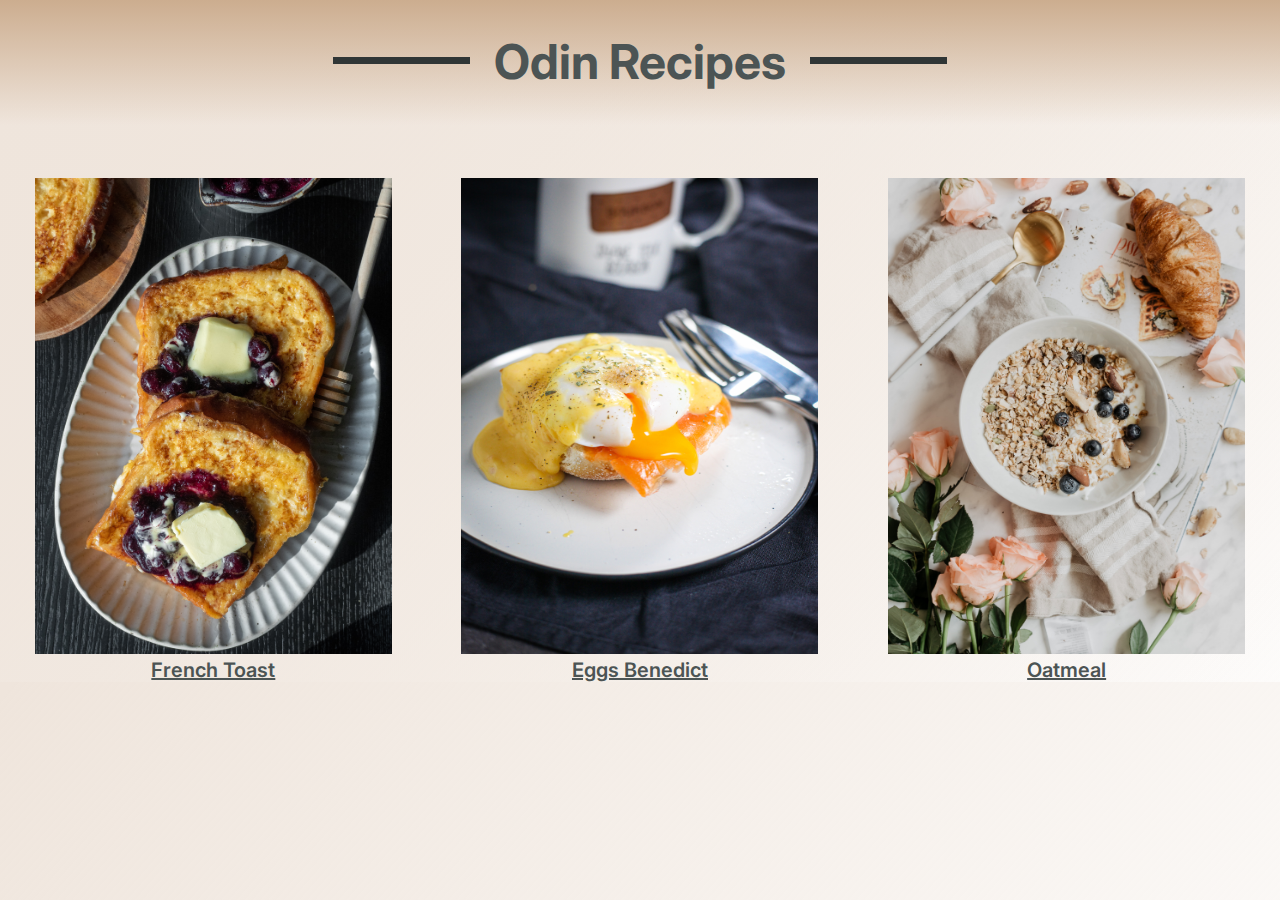
<file: odin-recipes/index.html>
<!DOCTYPE html>
<html lang="en">
<head>
    <meta charset="UTF-8">
    <meta http-equiv="X-UA-Compatible" content="IE=edge">
    <meta name="viewport" content="width=device-width, initial-scale=1.0">
    <link rel="stylesheet" href="style.css" >
    <link rel="preconnect" href="https://fonts.googleapis.com">
<link rel="preconnect" href="https://fonts.gstatic.com" crossorigin>
<link href="https://fonts.googleapis.com/css2?family=Inter:wght@400;500;600;700&display=swap" rel="stylesheet">
    <title>Odin Recipes</title>
</head>
<body>
    <div class="head">
        <h1>Odin Recipes</h1>
    </div>

    <div class="photos">
        <div id="recipe1"> <a href="./recipes/frenchtoast.html">
            <img src="./img/frenchtoast.jpg" alt="french toast"></a>
            <a href="./recipes/frenchtoast.html" class="link">French Toast</a>
        </div>
        <div id="recipe2"> <a href="./recipes/eggsbenedict.html">
            <img src="./img/eggs-benedict.jpg" alt="eggs benedict"></a>
            <a href="./recipes/eggsbenedict.html" class="link">Eggs Benedict</a>
        </div>
        <div id="recipe3"> <a href="./recipes/oatmeal.html">
            <img src="./img/oatmeal.jpg" alt="oatmeal"></a>
            <a href="./recipes/oatmeal.html" class="link">Oatmeal</a>
        </div>
    </div>
</body>
</html>
</file>
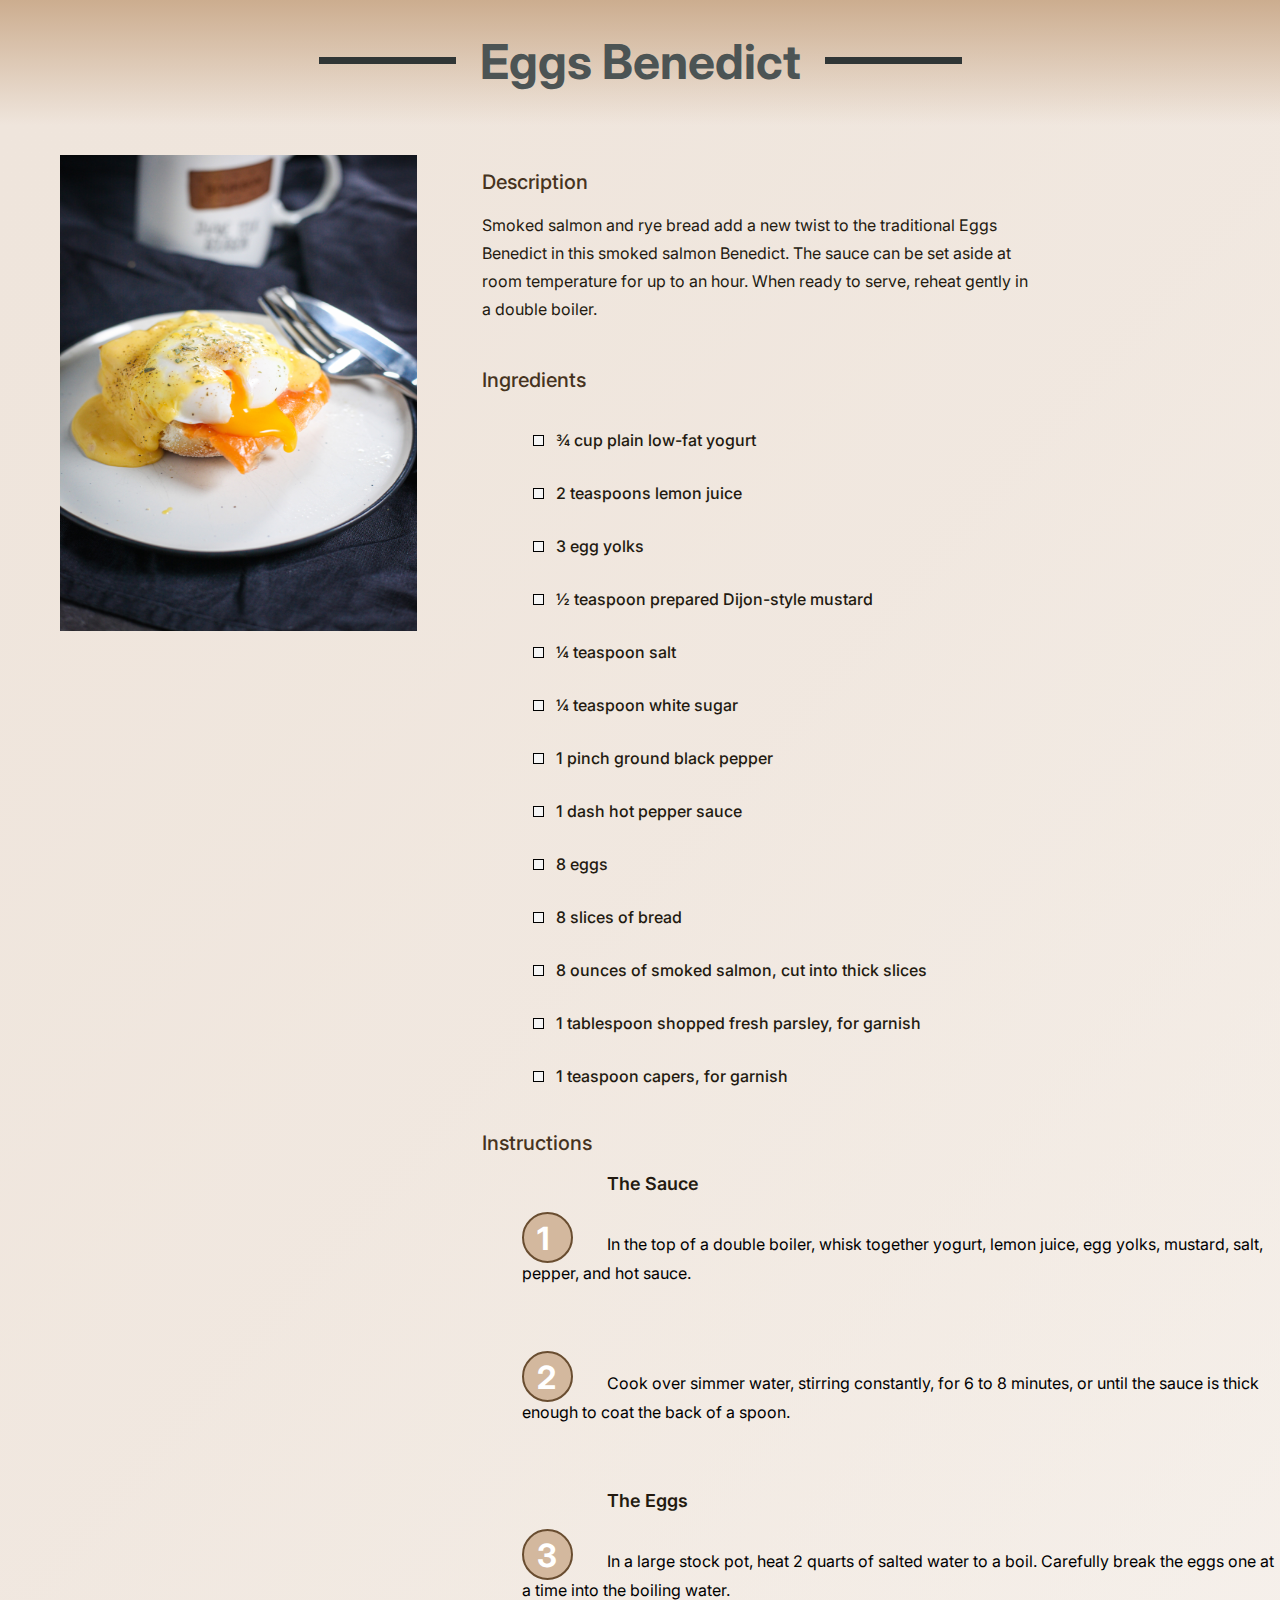
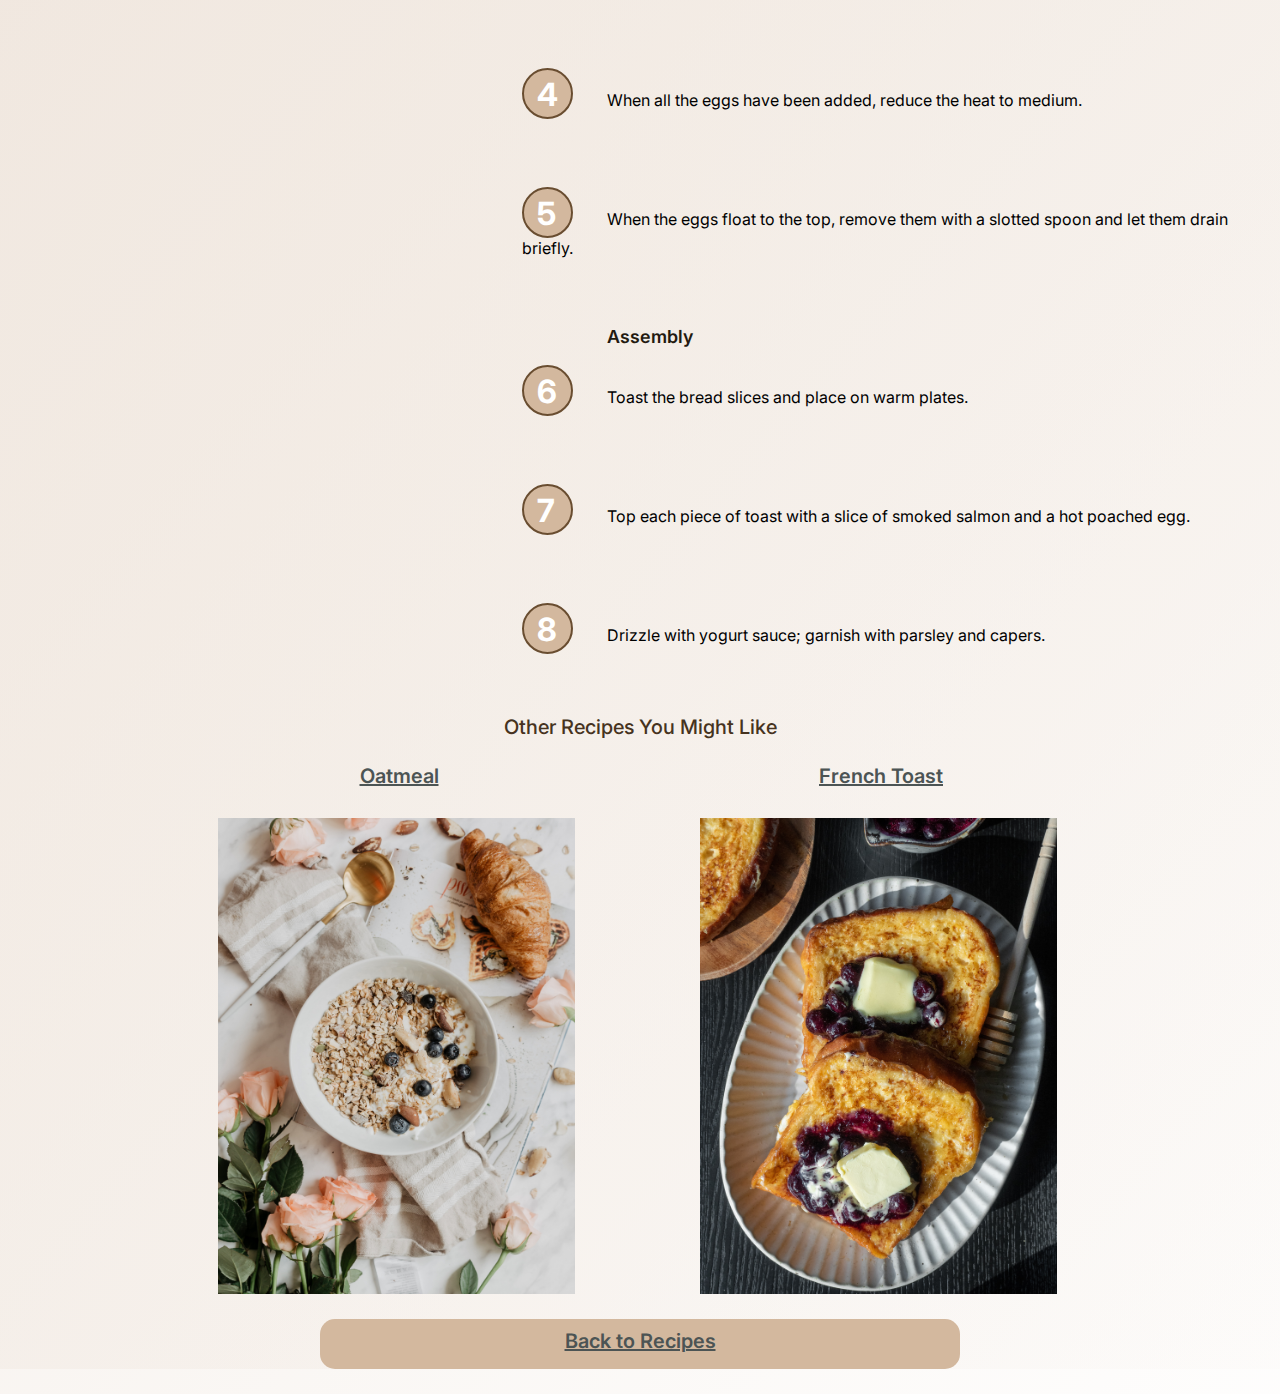
<file: odin-recipes/recipes/eggsbenedict.html>
<!DOCTYPE html>
<html lang="en">
<head>
    <meta charset="UTF-8">
    <meta http-equiv="X-UA-Compatible" content="IE=edge">
    <meta name="viewport" content="width=device-width, initial-scale=1.0"><link rel="stylesheet" href="style.css" >
    <link rel="preconnect" href="https://fonts.googleapis.com">
<link rel="preconnect" href="https://fonts.gstatic.com" crossorigin>
<link href="https://fonts.googleapis.com/css2?family=Inter:wght@400;500;600;700&display=swap" rel="stylesheet">
    <title>Eggs Benedict</title>
</head>
<body>
    <div class="head">
        <h1>Eggs Benedict</h1>
    </div>

    <div class="hero">
        <div class="recipe-image">
            <img src="../img/eggs-benedict.jpg" alt="eggs benedict">
        </div>
        <div>
            <h2>Description</h2>
            <p class="description">
                Smoked salmon and rye bread add a new twist to the traditional Eggs Benedict in this smoked salmon Benedict. The sauce can be set aside at room temperature for up to an hour. When ready to serve, reheat gently in a double boiler.
            </p>
            <h2>Ingredients</h2>
            <ul>
                <li class="ingredients">&frac34; cup plain low-fat yogurt</li>
                <li class="ingredients">2 teaspoons lemon juice</li>
                <li class="ingredients">3 egg yolks</li>
                <li class="ingredients">&frac12; teaspoon prepared Dijon-style mustard</li>
                <li class="ingredients">&frac14; teaspoon salt</li>
                <li class="ingredients">&frac14; teaspoon white sugar</li>
                <li class="ingredients">1 pinch ground black pepper</li>
                <li class="ingredients">1 dash hot pepper sauce</li>
                <li class="ingredients">8 eggs</li>
                <li class="ingredients">8 slices of bread</li>
                <li class="ingredients">8 ounces of smoked salmon, cut into thick slices</li>
                <li class="ingredients">1 tablespoon shopped fresh parsley, for garnish</li>
                <li class="ingredients">1 teaspoon capers, for garnish</li>
            </ul>

            <h2>Instructions</h2>
            
            <ol>
                <h3>The Sauce</h3>
                <li class="instructions">In the top of a double boiler, whisk together yogurt, lemon juice, egg yolks, mustard, salt, pepper, and hot sauce.</li>
                <li class="instructions">Cook over simmer water, stirring constantly, for 6 to 8 minutes, or until the sauce is thick enough to coat the back of a spoon.</li>
            <h3>The Eggs</h3>    
                <li class="instructions">In a large stock pot, heat 2 quarts of salted water to a boil. Carefully break the eggs one at a time into the boiling water.</li>
                <li class="instructions">When all the eggs have been added, reduce the heat to medium.</li>
                <li class="instructions">When the eggs float to the top, remove them with a slotted spoon and let them drain briefly.</li>
            <h3>Assembly</h3>
                <li class="instructions">Toast the bread slices and place on warm plates.</li>
                <li class="instructions">Top each piece of toast with a slice of smoked salmon and a hot poached egg.</li>
                <li class="instructions">Drizzle with yogurt sauce; garnish with parsley and capers.</li>
            </ol>
        </div>
    </div>
    
    <h2 class="text">Other Recipes You Might Like</h2>
    <div class="links">
        <div class="oatmeal">
            <a href="./recipes/oatmeal.html" class="link">Oatmeal</a>
            <a href="./recipes/oatmeal.html">
                <img id="oatmeal" src="../img/oatmeal.jpg" alt="oatmeal"></a>
        </div>
        <div class="french-toast">
            <a href="./frenchtoast.html" class="link">French Toast</a>
            <a href="./frenchtoast.html"><img id="toast" src="../img/frenchtoast.jpg" alt="french toast"></a>
        </div>        
    </div>
    <div class="close">
    <a href="../index.html" id="back">Back to Recipes</a>
    </div>
</body>
</html>
</file>
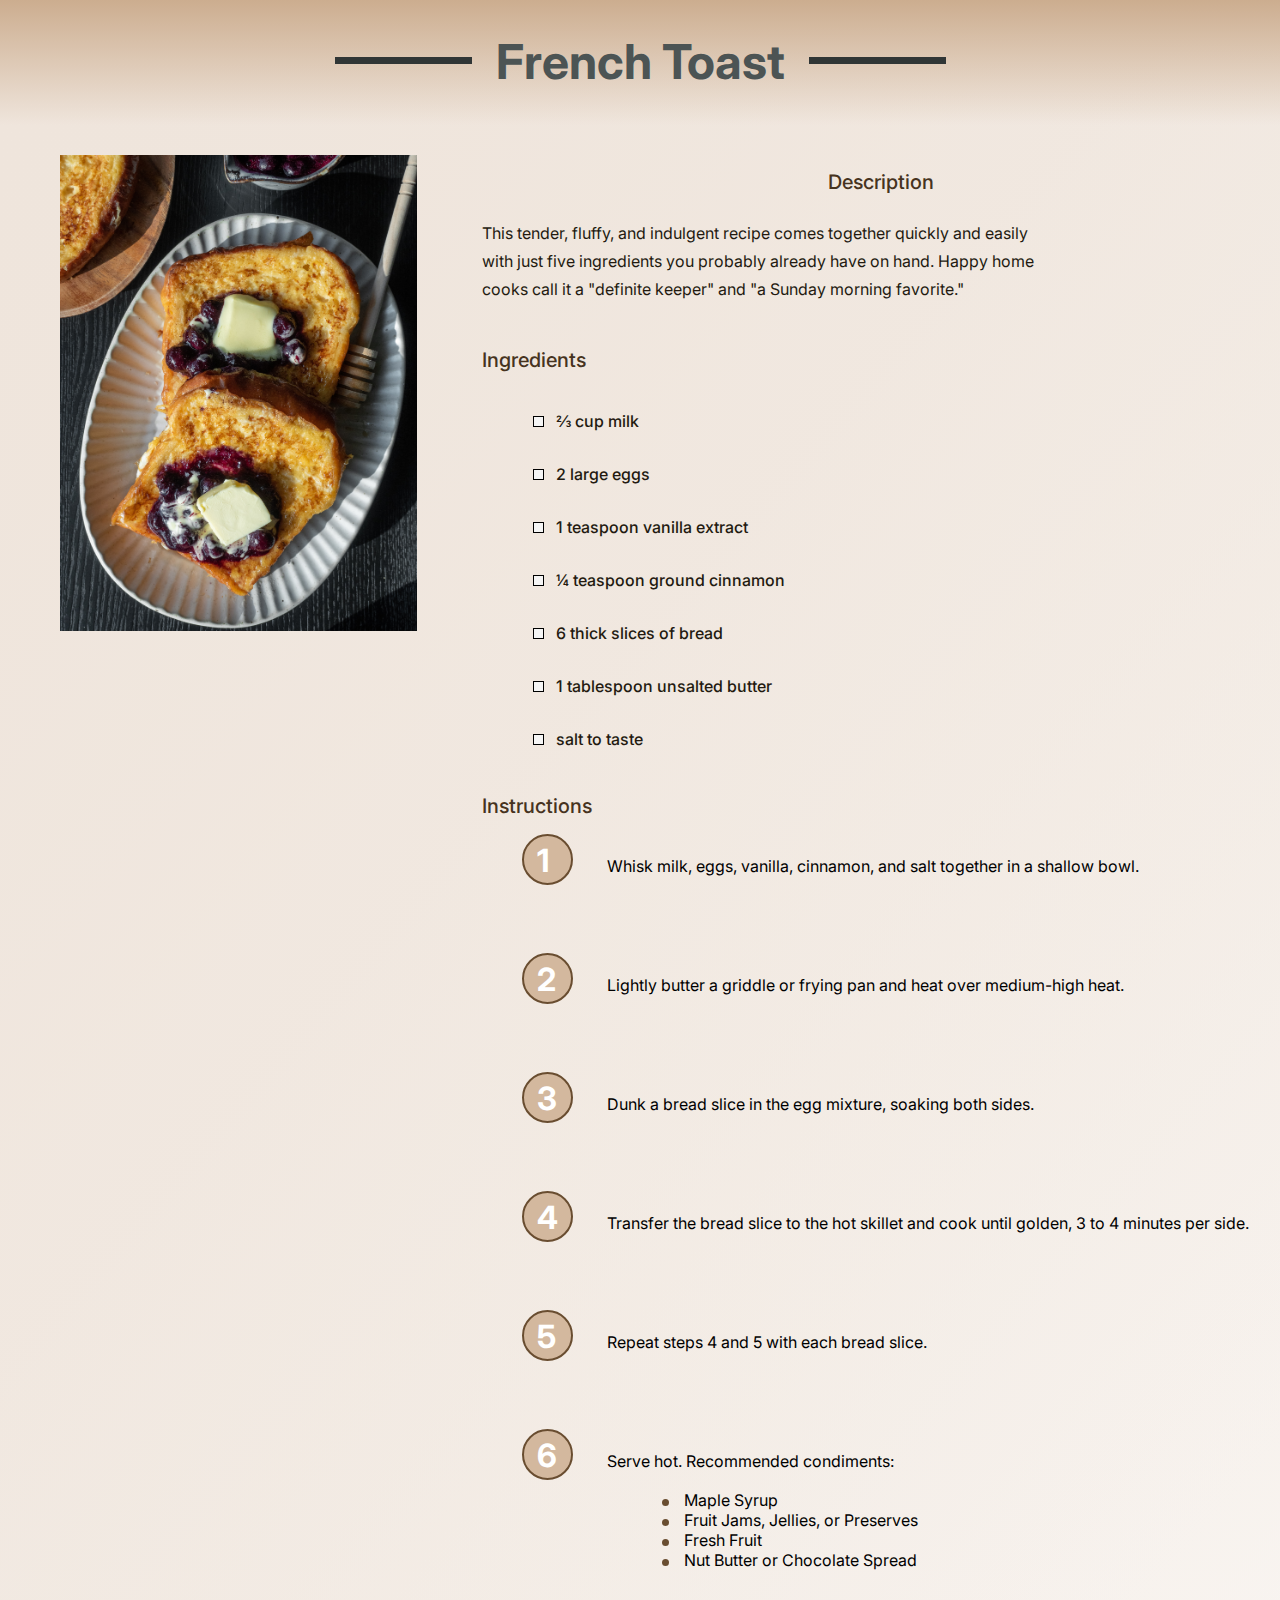
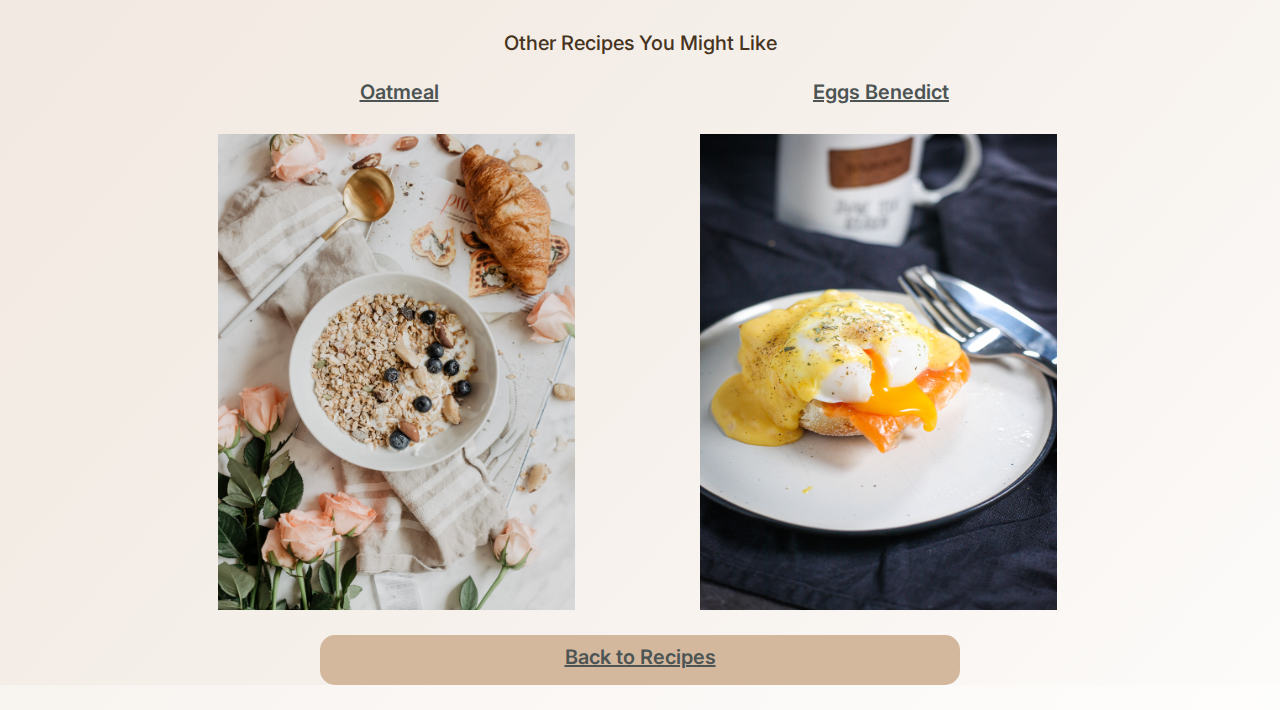
<file: odin-recipes/recipes/frenchtoast.html>
<!DOCTYPE html>
<html lang="en">
<head>
    <meta charset="UTF-8">
    <meta http-equiv="X-UA-Compatible" content="IE=edge">
    <meta name="viewport" content="width=device-width, initial-scale=1.0"><link rel="stylesheet" href="style.css" >
    <link rel="preconnect" href="https://fonts.googleapis.com">
<link rel="preconnect" href="https://fonts.gstatic.com" crossorigin>
<link href="https://fonts.googleapis.com/css2?family=Inter:wght@400;500;600;700&display=swap" rel="stylesheet">
    <title>French Toast</title>
</head>
<body>
    <div class="head">
        <h1>French Toast</h1>
    </div>

    <div class="hero">
        <div class="recipe-image">
            <img src="../img/frenchtoast.jpg" alt="french toast">
        </div>
        <div>
            <h2 class="text">Description</h2>
            <p class="description">
            This tender, fluffy, and indulgent recipe comes together quickly and easily with just five ingredients you probably already have on hand. Happy home cooks call it a "definite keeper" and "a Sunday morning favorite."
            </p>
            <h2>Ingredients</h2>
            <ul>
                <li class="ingredients">&frac23; cup milk</li>
                <li class="ingredients">2 large eggs</li>
                <li class="ingredients">1 teaspoon vanilla extract</li>
                <li class="ingredients">&frac14; teaspoon ground cinnamon</li>
                <li class="ingredients">6 thick slices of bread</li>
                <li class="ingredients">1 tablespoon unsalted butter</li>
                <li class="ingredients">salt to taste</li>
            </ul>

            <h2>Instructions</h2>
            <ol>
                <li class="instructions">Whisk milk, eggs, vanilla, cinnamon, and salt together in a shallow bowl.</li>
                <li class="instructions">Lightly butter a griddle or frying pan and heat over medium-high heat.</li>
                <li class="instructions">Dunk a bread slice in the egg mixture, soaking both sides.</li>
                <li class="instructions">Transfer the bread slice to the hot skillet and cook until golden, 3 to 4 minutes per side.</li>
                <li class="instructions">Repeat steps 4 and 5 with each bread slice.</li>
                <li class="instructions">Serve hot. Recommended condiments:</li>
                <ul class="condiments">
                    <li class="dips">Maple Syrup</li>
                    <li class="dips">Fruit Jams, Jellies, or Preserves</li>
                    <li class="dips">Fresh Fruit</li>
                    <li class="dips">Nut Butter or Chocolate Spread</li>
                </ul>
            </ol>
        </div>
    </div>
    
        <h2 class="text">Other Recipes You Might Like</h2>
    <div class="links">
        <div class="oatmeal">
            <a href="./recipes/oatmeal.html" class="link">Oatmeal</a>
            <a href="./recipes/oatmeal.html">
                <img id="oatmeal" src="../img/oatmeal.jpg" alt="oatmeal"></a>
        </div>
        <div class="eggs">
            <a href="./recipes/eggsbenedict.html" class="link">Eggs Benedict</a>
            <a href="./recipes/eggsbenedict.html"><img id="eggs" src="../img/eggs-benedict.jpg" alt="eggs benedict"></a>
        </div>        
    </div>
    <div class="close">
    <a href="../index.html" id="back">Back to Recipes</a>
    </div>
</body>
</html>
</file>
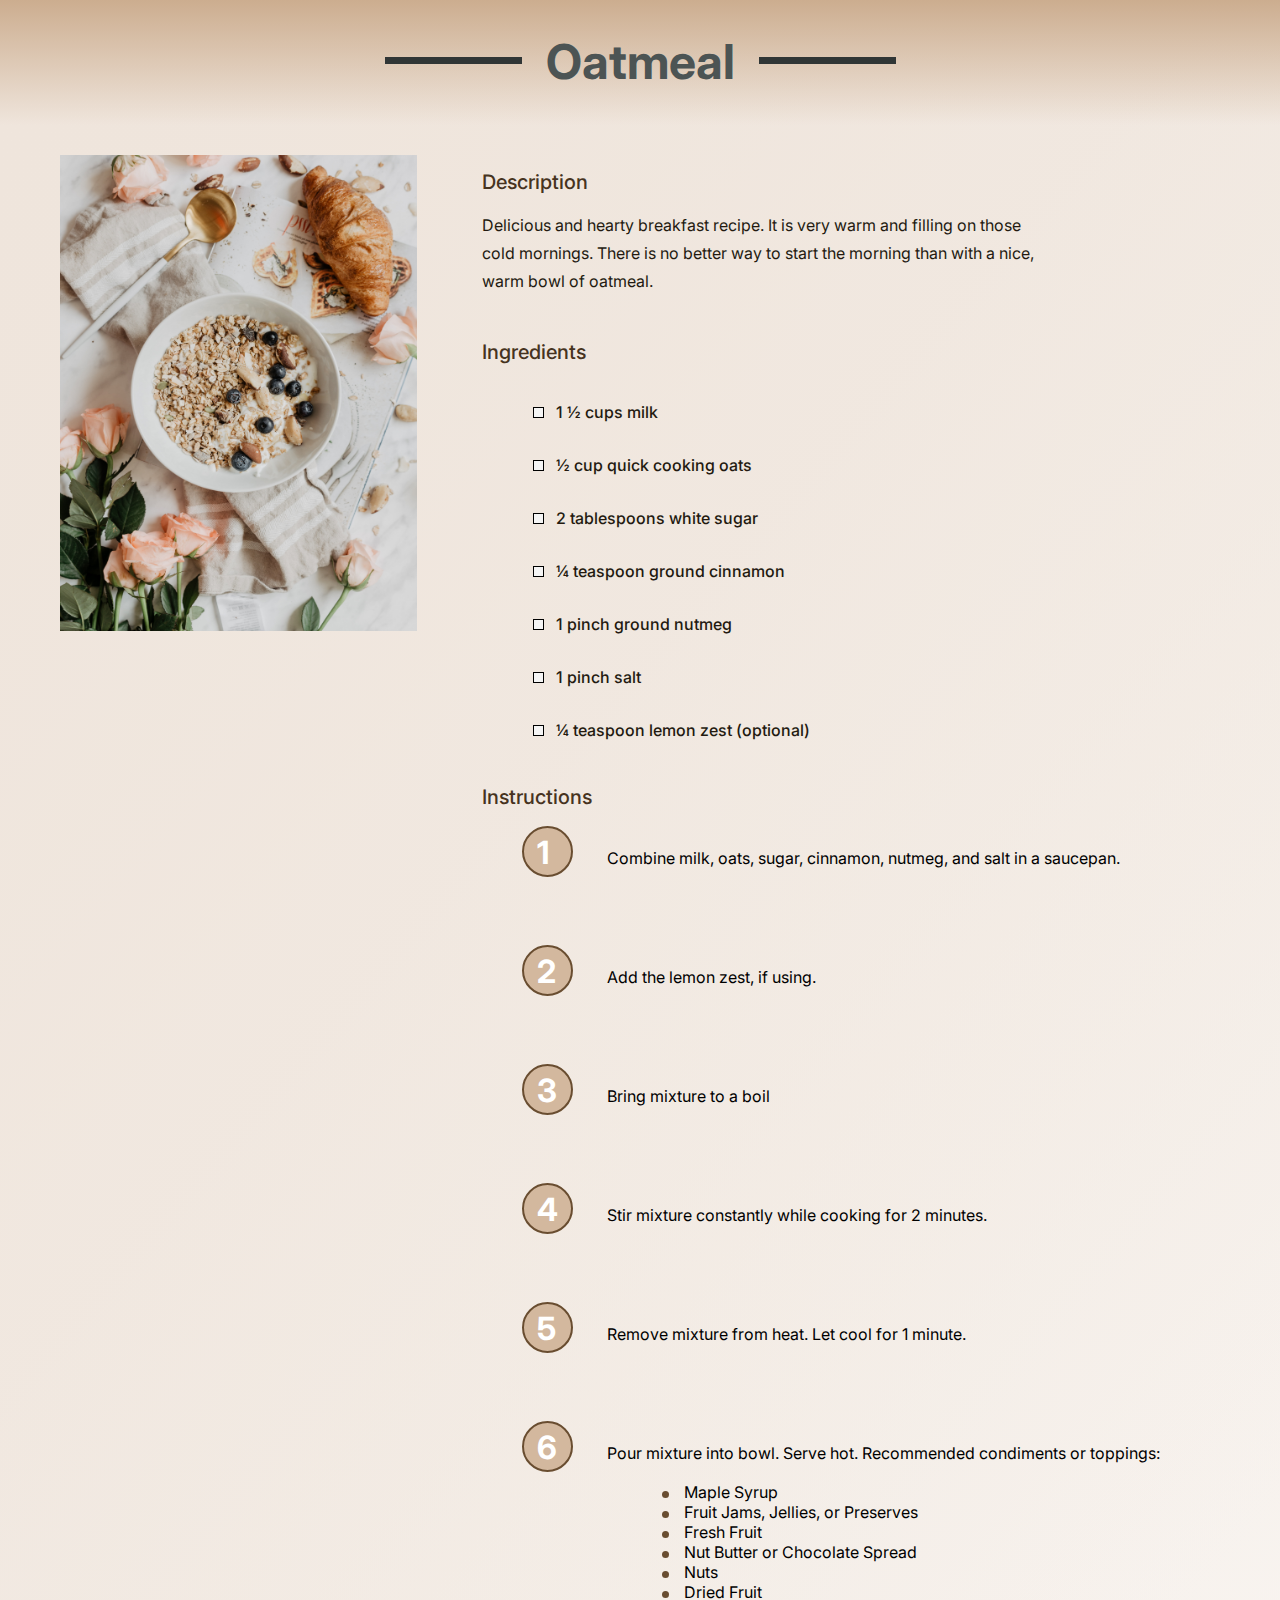
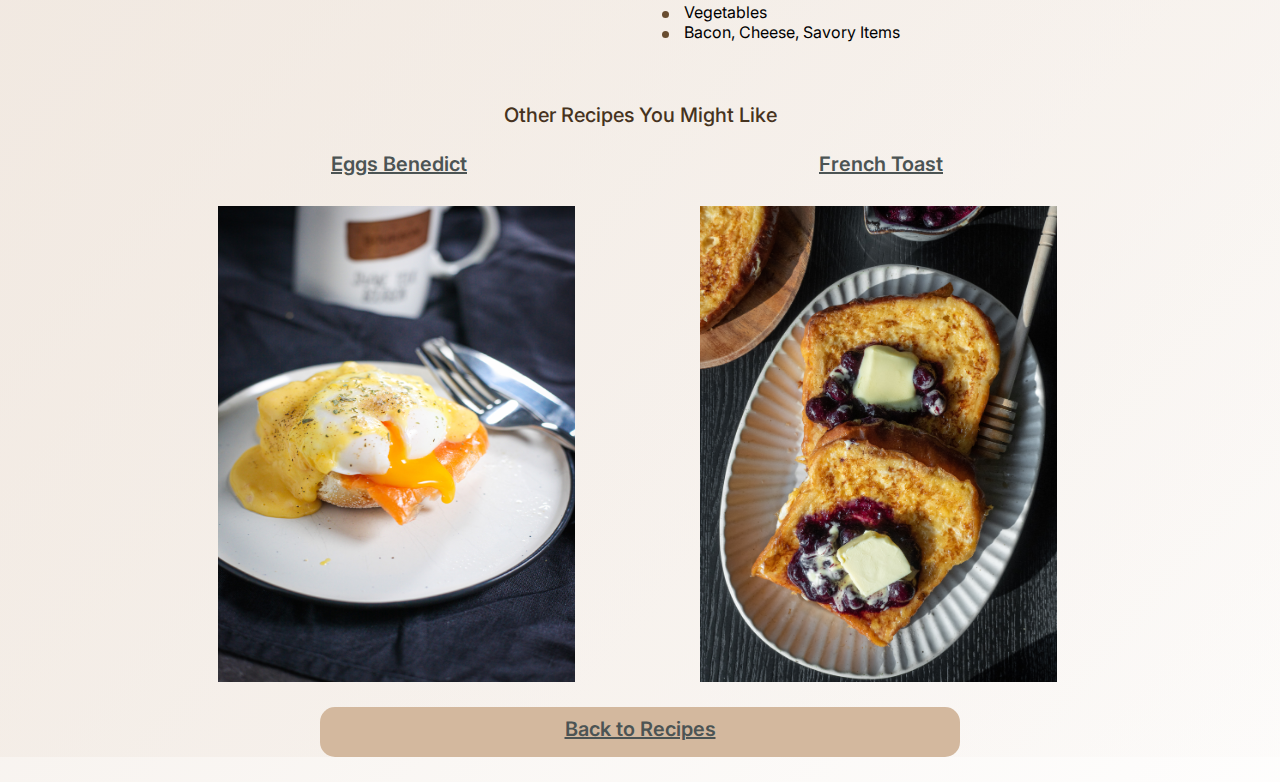
<file: odin-recipes/recipes/oatmeal.html>
<!DOCTYPE html>
<html lang="en">
<head>
    <meta charset="UTF-8">
    <meta http-equiv="X-UA-Compatible" content="IE=edge">
    <meta name="viewport" content="width=device-width, initial-scale=1.0"><link rel="stylesheet" href="style.css" >
    <link rel="preconnect" href="https://fonts.googleapis.com">
<link rel="preconnect" href="https://fonts.gstatic.com" crossorigin>
<link href="https://fonts.googleapis.com/css2?family=Inter:wght@400;500;600;700&display=swap" rel="stylesheet">
    <title>Oatmeal</title>
</head>
<body>
    <div class="head">
        <h1>Oatmeal</h1>
    </div>

    <div class="hero">
        <div class="recipe-image">
            <img src="../img/oatmeal.jpg" alt="oatmeal">
        </div>
        <div>
            <h2>Description</h2>
            <p class="description">
                 Delicious and hearty breakfast recipe. It is very warm and filling on those cold mornings. There is no better way to start the morning than with a nice, warm bowl of oatmeal.
            </p>
            <h2>Ingredients</h2>
            <ul>
                <li class="ingredients">1 &frac12; cups milk</li>
                <li class="ingredients">&frac12; cup quick cooking oats</li>
                <li class="ingredients">2 tablespoons white sugar</li>
                <li class="ingredients">&frac14; teaspoon ground cinnamon</li>
                <li class="ingredients">1 pinch ground nutmeg</li>
                <li class="ingredients">1 pinch salt</li>
                <li class="ingredients">&frac14; teaspoon lemon zest (optional)</li>
            </ul>

            <h2>Instructions</h2>
            <ol>
                <li class="instructions">Combine milk, oats, sugar, cinnamon, nutmeg, and salt in a saucepan.</li>
                <li class="instructions">Add the lemon zest, if using.</li>
                <li class="instructions">Bring mixture to a boil</li>
                <li class="instructions">Stir mixture constantly while cooking for 2 minutes.</li>
                <li class="instructions">Remove mixture from heat. Let cool for 1 minute.</li>
                <li class="instructions">Pour mixture into bowl. Serve hot. Recommended condiments or toppings:</li>
                <ul class="condiments">
                    <li class="dips">Maple Syrup</li>
                    <li class="dips">Fruit Jams, Jellies, or Preserves</li>
                    <li class="dips">Fresh Fruit</li>
                    <li class="dips">Nut Butter or Chocolate Spread</li>
                    <li class="dips">Nuts</li>
                    <li class="dips">Dried Fruit</li>
                    <li class="dips">Vegetables</li>
                    <li class="dips">Bacon, Cheese, Savory Items</li>
                </ul>
            </ol>
        </div>
    </div>
    <h2 class="text">Other Recipes You Might Like</h2>
    <div class="links">
        <div class="eggs">
            <a href="./recipes/eggsbenedict.html" class="link">Eggs Benedict</a>
            <a href="./recipes/eggsbenedict.html"><img id="eggs" src="../img/eggs-benedict.jpg" alt="eggs benedict"></a>
        </div>
        <div class="frenchtoast">
            <a href="./frenchtoast.html" class="link">French Toast</a>
            <a href="./frenchtoast.html"><img src="../img/frenchtoast.jpg" alt="french toast"></a>
        </div>
    </div>
        <div class="close">
            <a href="../index.html" id="back">Back to Recipes</a>
        </div>
    </div>
</body>
</html>
</file>
<file: odin-recipes/style.css>
*, *::before, *::after {
    box-sizing: border-box;
}

body, html {
    background: linear-gradient(131.12deg, #efe5dc 0.82%, rgba(239, 229, 220, 0) 107.45%);
    font-family:'Inter', sans-serif;
    margin:0 0 0 0;
}

.head {
    background: linear-gradient(180deg, #ccad8f 0%, rgba(204, 173, 143, 0) 100%);
    width:100%;
    height:125px;
    margin: 0px;
    position:relative;
    display: inline-block;
}

h1 {
    font-weight:700;
    font-size:48px;
    text-align: center;
    color:#4c5454;
}

h1::before {
    content:'';
    height:7px;
    width:137px;
    background-color:#303636;
    margin-right:24px;
    margin-bottom:15px;
    display: inline-block;
    align-items:center;
}

h1::after {
    content:'';
    height:7px;
    width:137px;
    background-color:#303636;
    margin-left:24px;
    margin-bottom:15px;
    display:inline-block;
    align-items:center;
}

.photos {
    display:flex;
    flex-direction:row;
    justify-content: space-around;
    align-items: center;
    margin:53px 0 0 0;
}

img {
    width:357px;
    height:476px;
}

.link {
    color:#4c5454;
    font-weight:600;
    font-size:20px;
    text-align:center;
    text-decoration-line:underline;
    align-items:center;
    display:block;
}
</file>
<file: odin-recipes/recipes/style.css>
*, *::before, *::after {
    box-sizing: border-box;
}

body, html {
    background: linear-gradient(131.12deg, #efe5dc 0.82%, rgba(239, 229, 220, 0) 107.45%);
    font-family:'Inter', sans-serif;
    margin:0 0 0 0;
}

.head {
    background: linear-gradient(180deg, #ccad8f 0%, rgba(204, 173, 143, 0) 100%);
    width:100%;
    height:125px;
    margin: 0px;
    position:relative;
    display: inline-block;
}

h1 {
    font-weight:700;
    font-size:48px;
    text-align: center;
    color:#4c5454;
}

h1::before {
    content:'';
    height:7px;
    width:137px;
    background-color:#303636;
    margin-right:24px;
    margin-bottom:15px;
    display: inline-block;
    align-items:center;
}

h1::after {
    content:'';
    height:7px;
    width:137px;
    background-color:#303636;
    margin-left:24px;
    margin-bottom:15px;
    display:inline-block;
    align-items:center;
}

img {
    width:357px;
    height:476px;
    display:flex;
    margin: 30px 65px 0 60px;
}

h2 {
    font-weight:500;
    font-size:20px;
    color:#463320;
    margin-top:45px;
    
}

h3 {
    font-weight:600;
    font-size: 18px;
    color:#231A10;
    margin-left:85px;
}

p {
    font-weight:400;
    font-size: 16px;
    color:#231A10;
    line-height: 28px;
    width: 70%;
}

.ingredients {
    font-weight: 500;
    font-size: 16px;
    color:#231A10;
    margin:11px;
}

ul>li {
    list-style: none;
}
.ingredients::before {
    content:' ';
    display:inline-block;
    background-color: #F5F5F5;
    width:11px;
    height:11px;
    border:1px solid #000000;
    margin-right:12px;
    margin-top: 27px;
}

ol>li {
    list-style: none;
}

ol {
    counter-reset: counter-name;
}

.instructions::before {
    counter-increment:counter-name;
    content:counter(counter-name) ' ';
    align-items:center;
    display:inline-block;
    font-size:32px;
    font-weight:700;
    color:#ffffff;
    width:51px;
    height:51px;
    border-radius:50%;
    border:2px solid #694D30;
    background-color:#D3B89E;
    margin-right:34px;
    padding-left:13px;
    padding-top:5px;

}
.instructions {
    margin-bottom:68px;
}
.instructions:last-of-type {
    margin-bottom:10px;
}

.condiments {
    margin-left:100px;
}
.dips::before {
    content:'';
    display:inline-block;
    width:7px;
    height:7px;
    border-radius: 50%;
    background-color: #694D30;
    margin-right: 15px;
}

.hero {
    display: flex;
}

.text {
text-align: center;
margin-bottom:25px;
}

.links {
    display:flex;
    justify-content: center;
}

.link {
    color:#4c5454;
    font-weight:600;
    font-size:20px;
    text-align:center;
    text-decoration-line:underline;
    align-items:center;
    display:block;
}

#back {
    color:#4c5454;
    font-weight:600;
    font-size:20px;
    text-align:center;
    text-decoration-line:underline;
    text-align:center;
    margin-bottom:50px;
}

.close {
    width:50%;
    height:50px;
    background-color: #D3B89E;
    border-radius: 15px;
    align-items:center;
    margin:25px auto 25px auto;
    text-align: center;
    padding-top: 10px;
    
}
</file>
